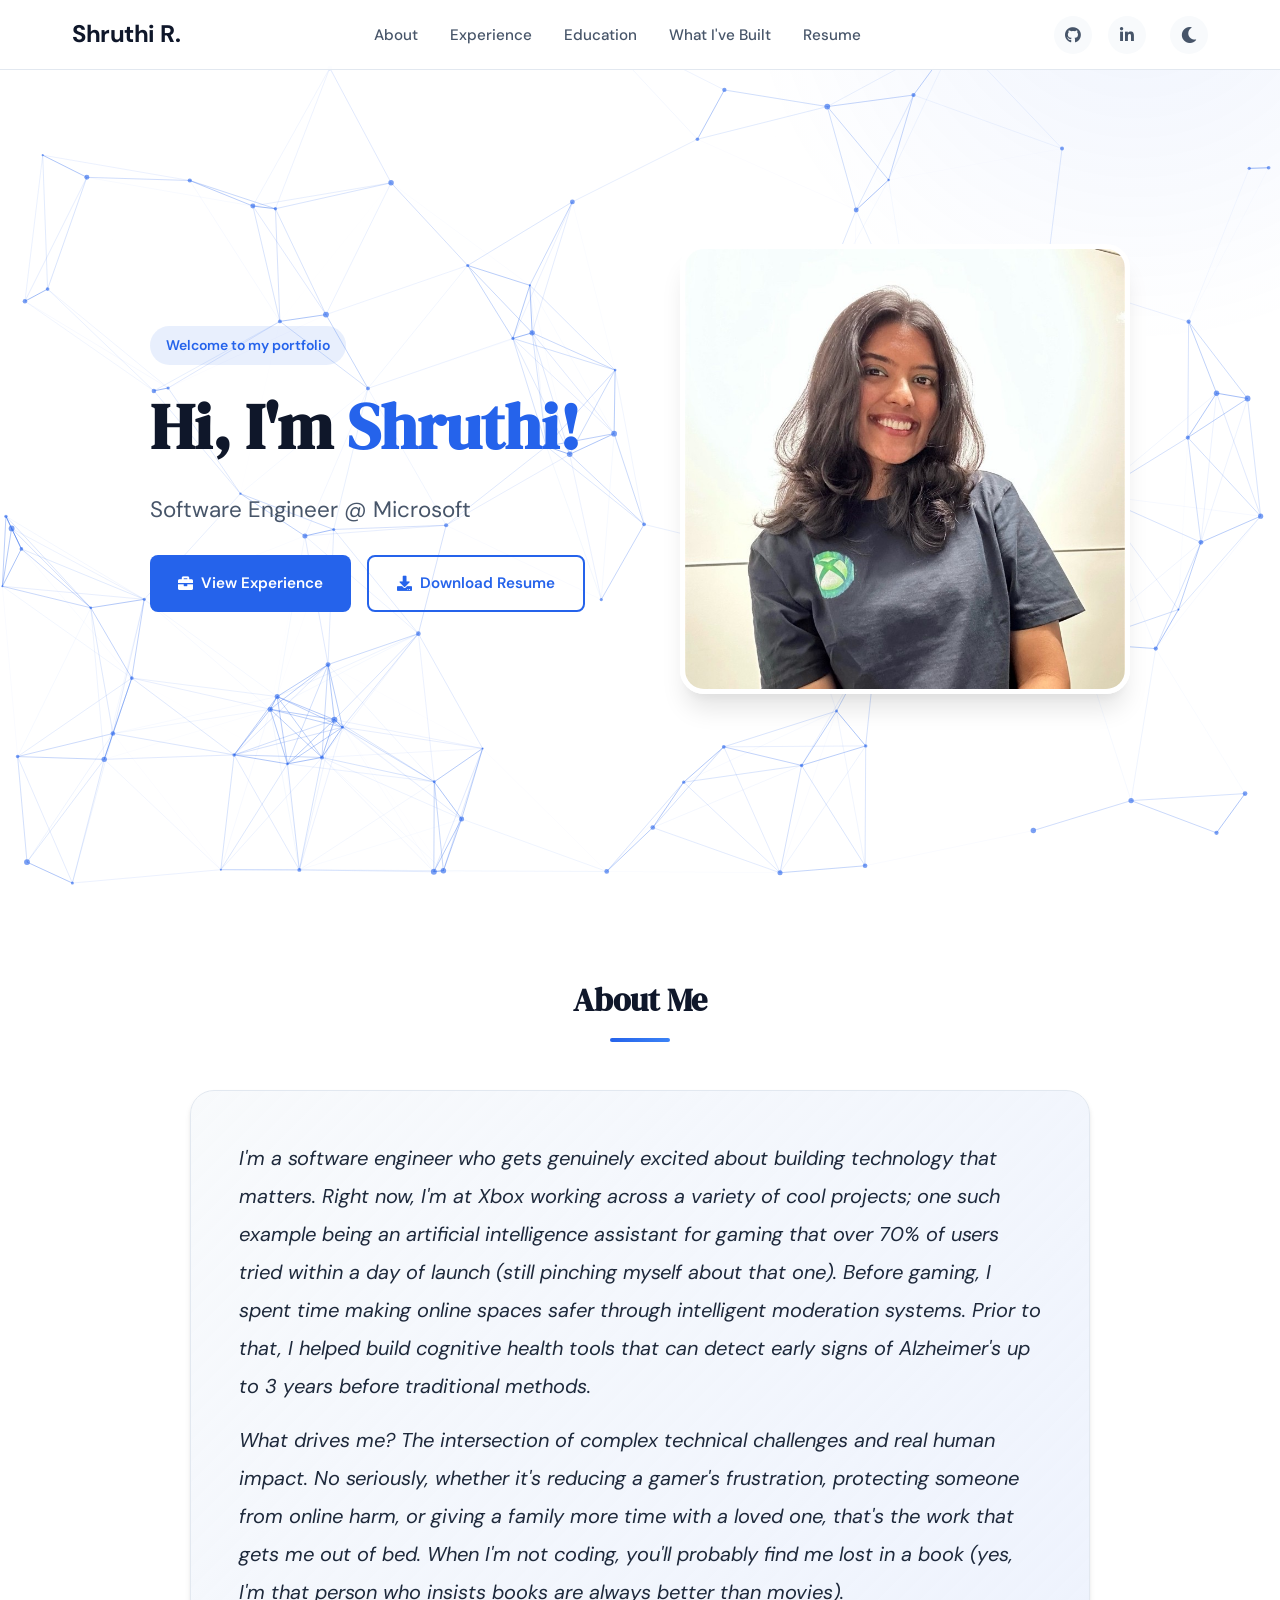
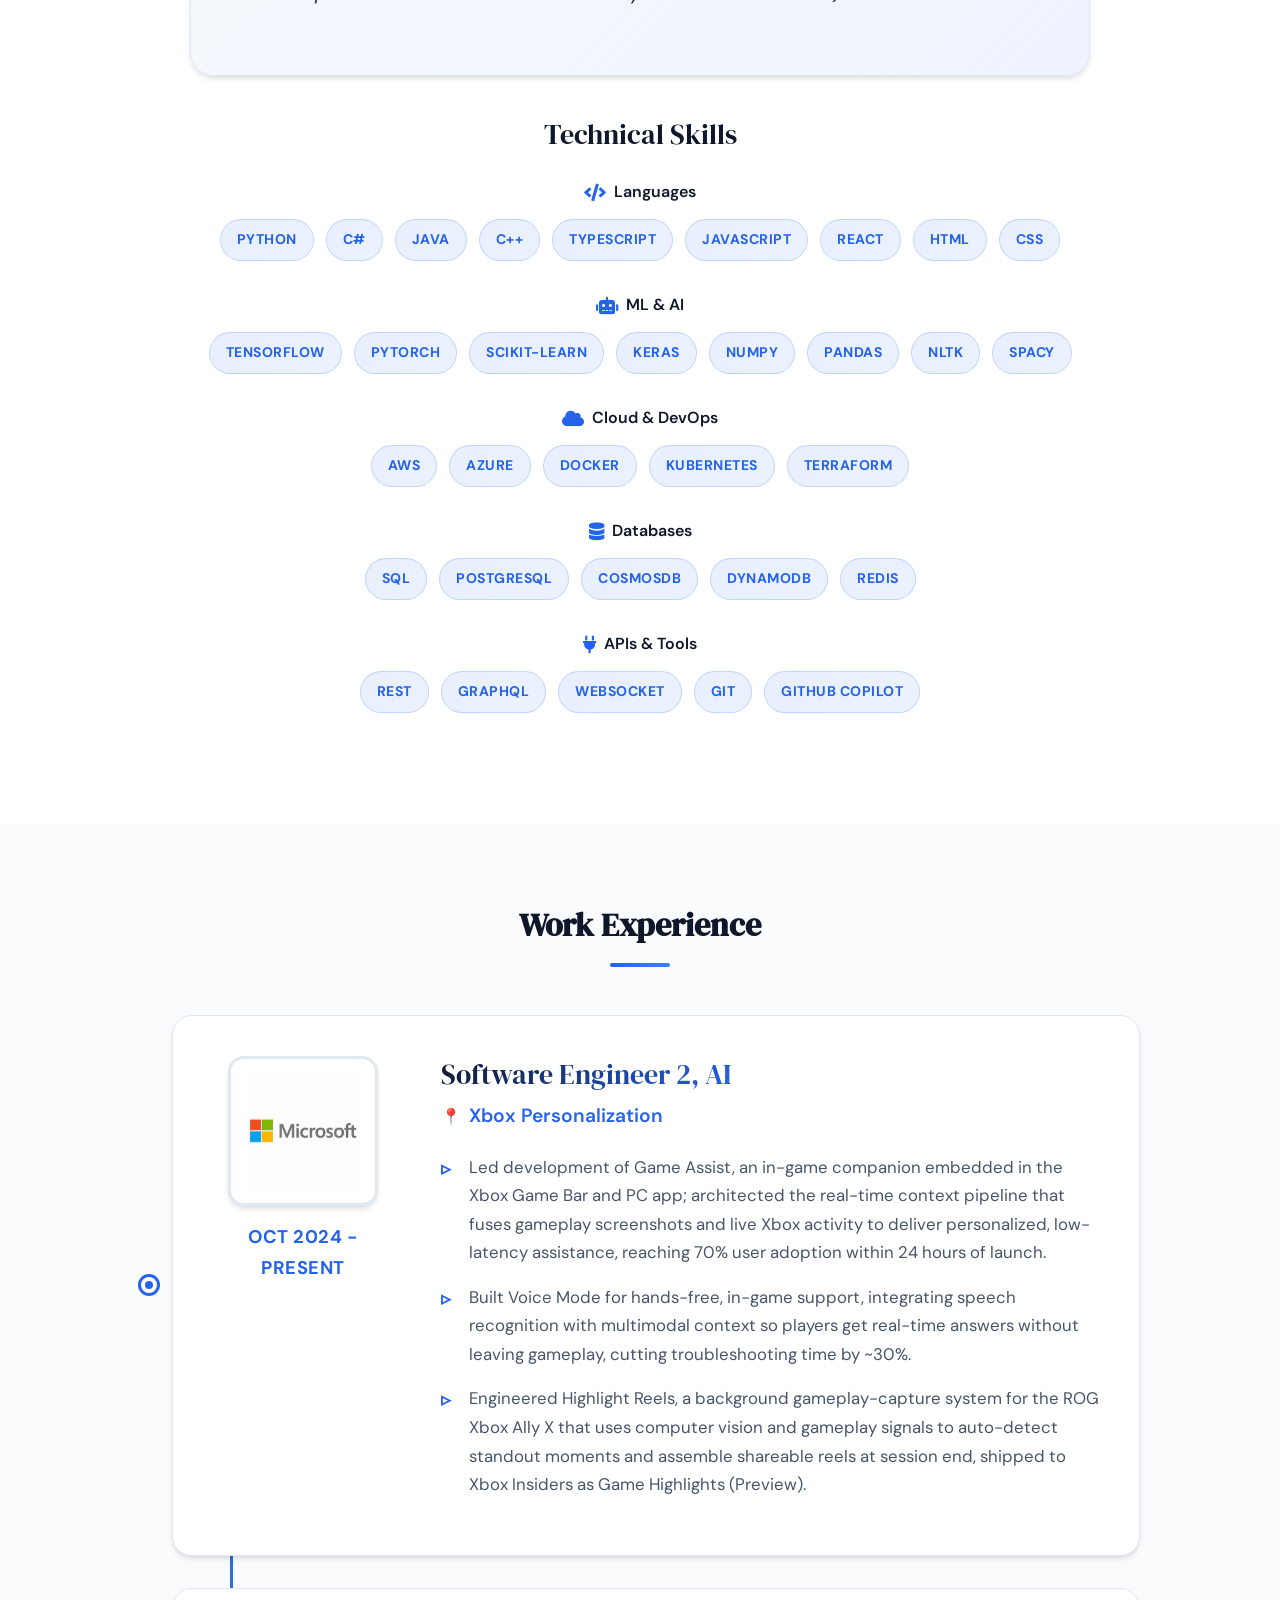
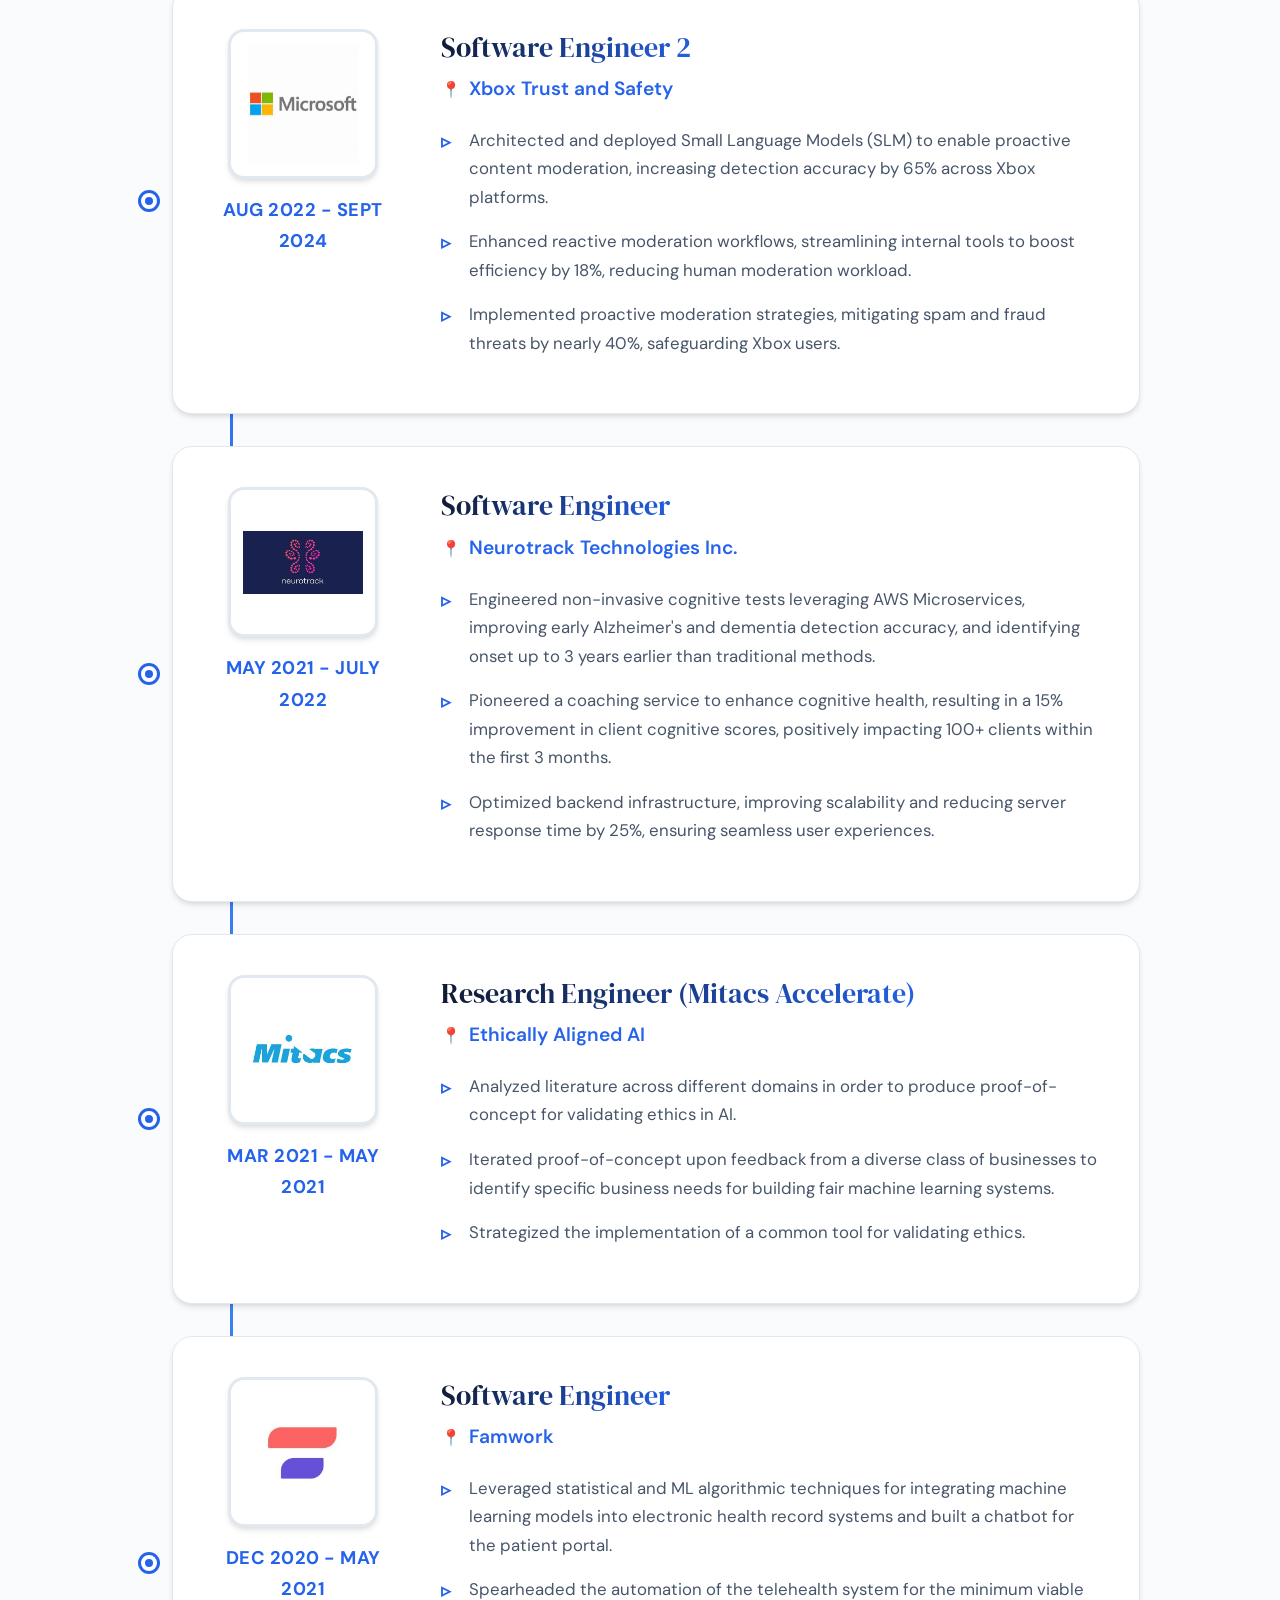
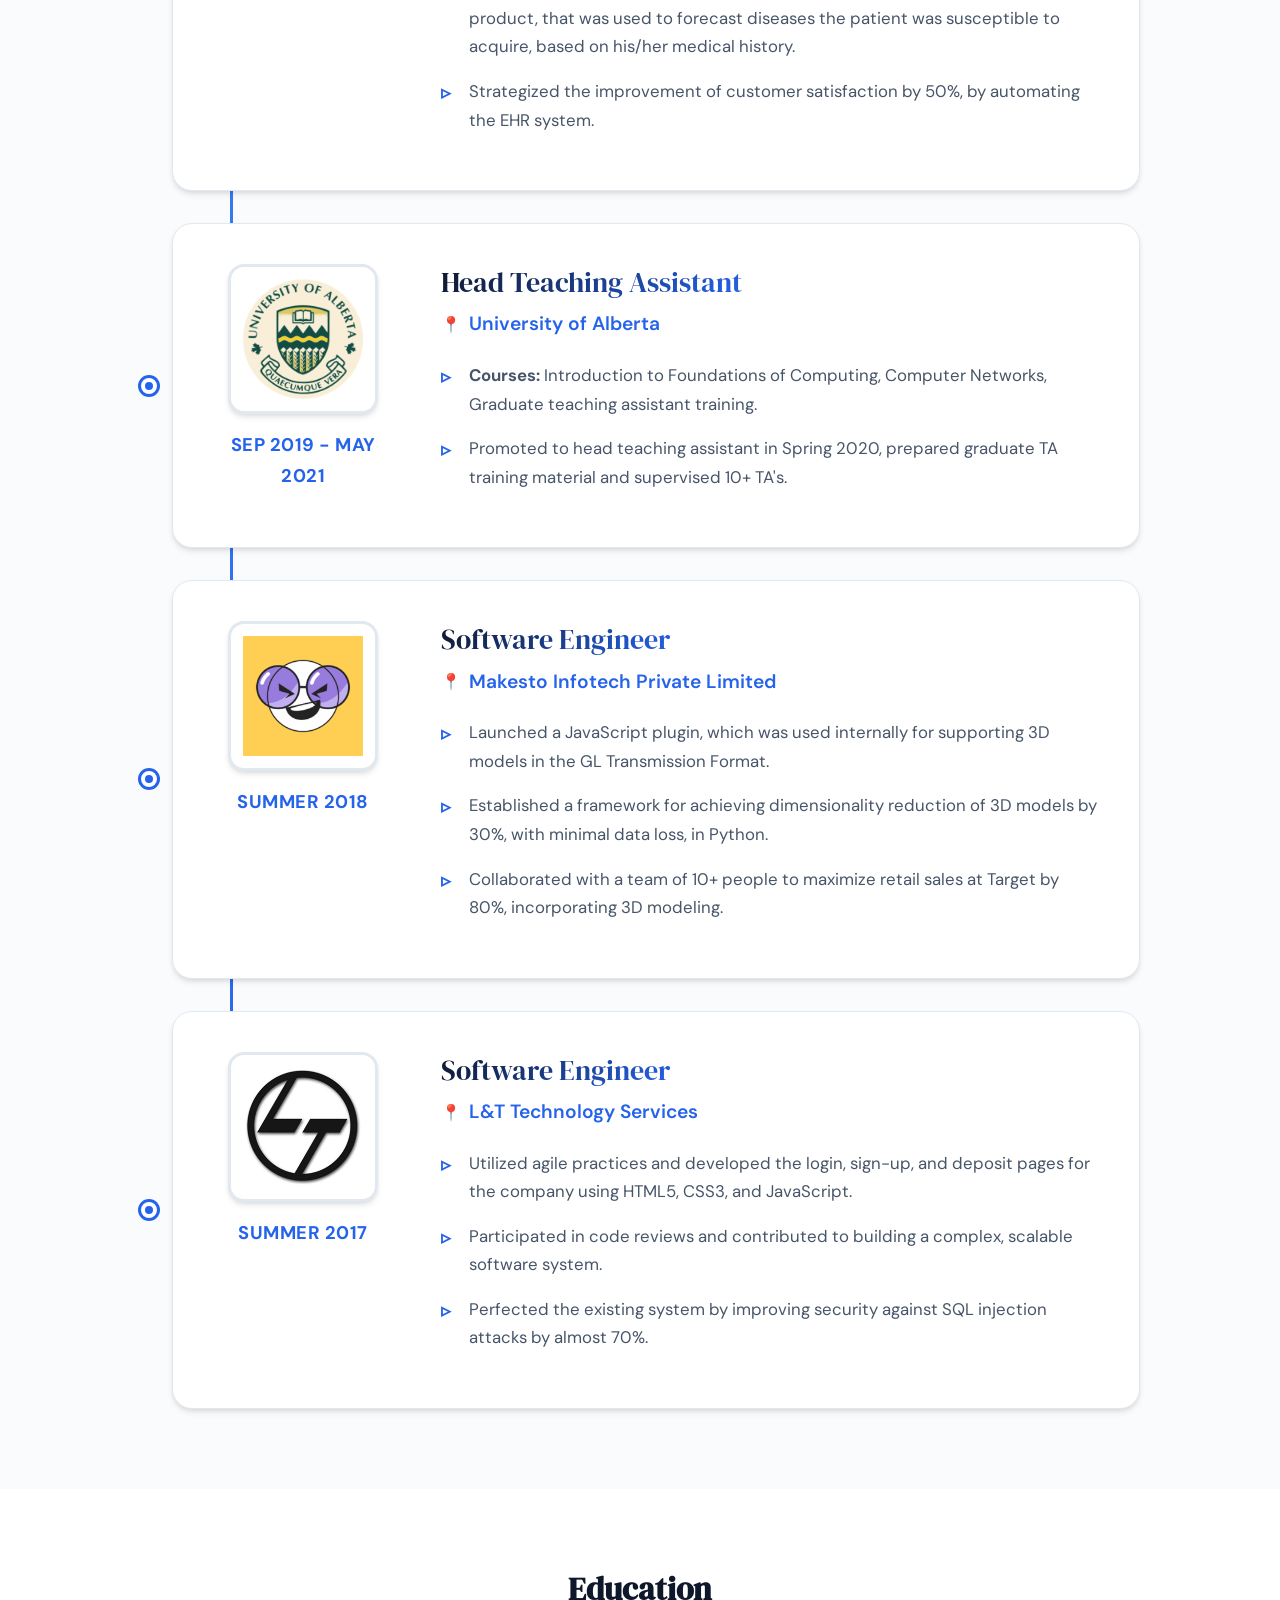
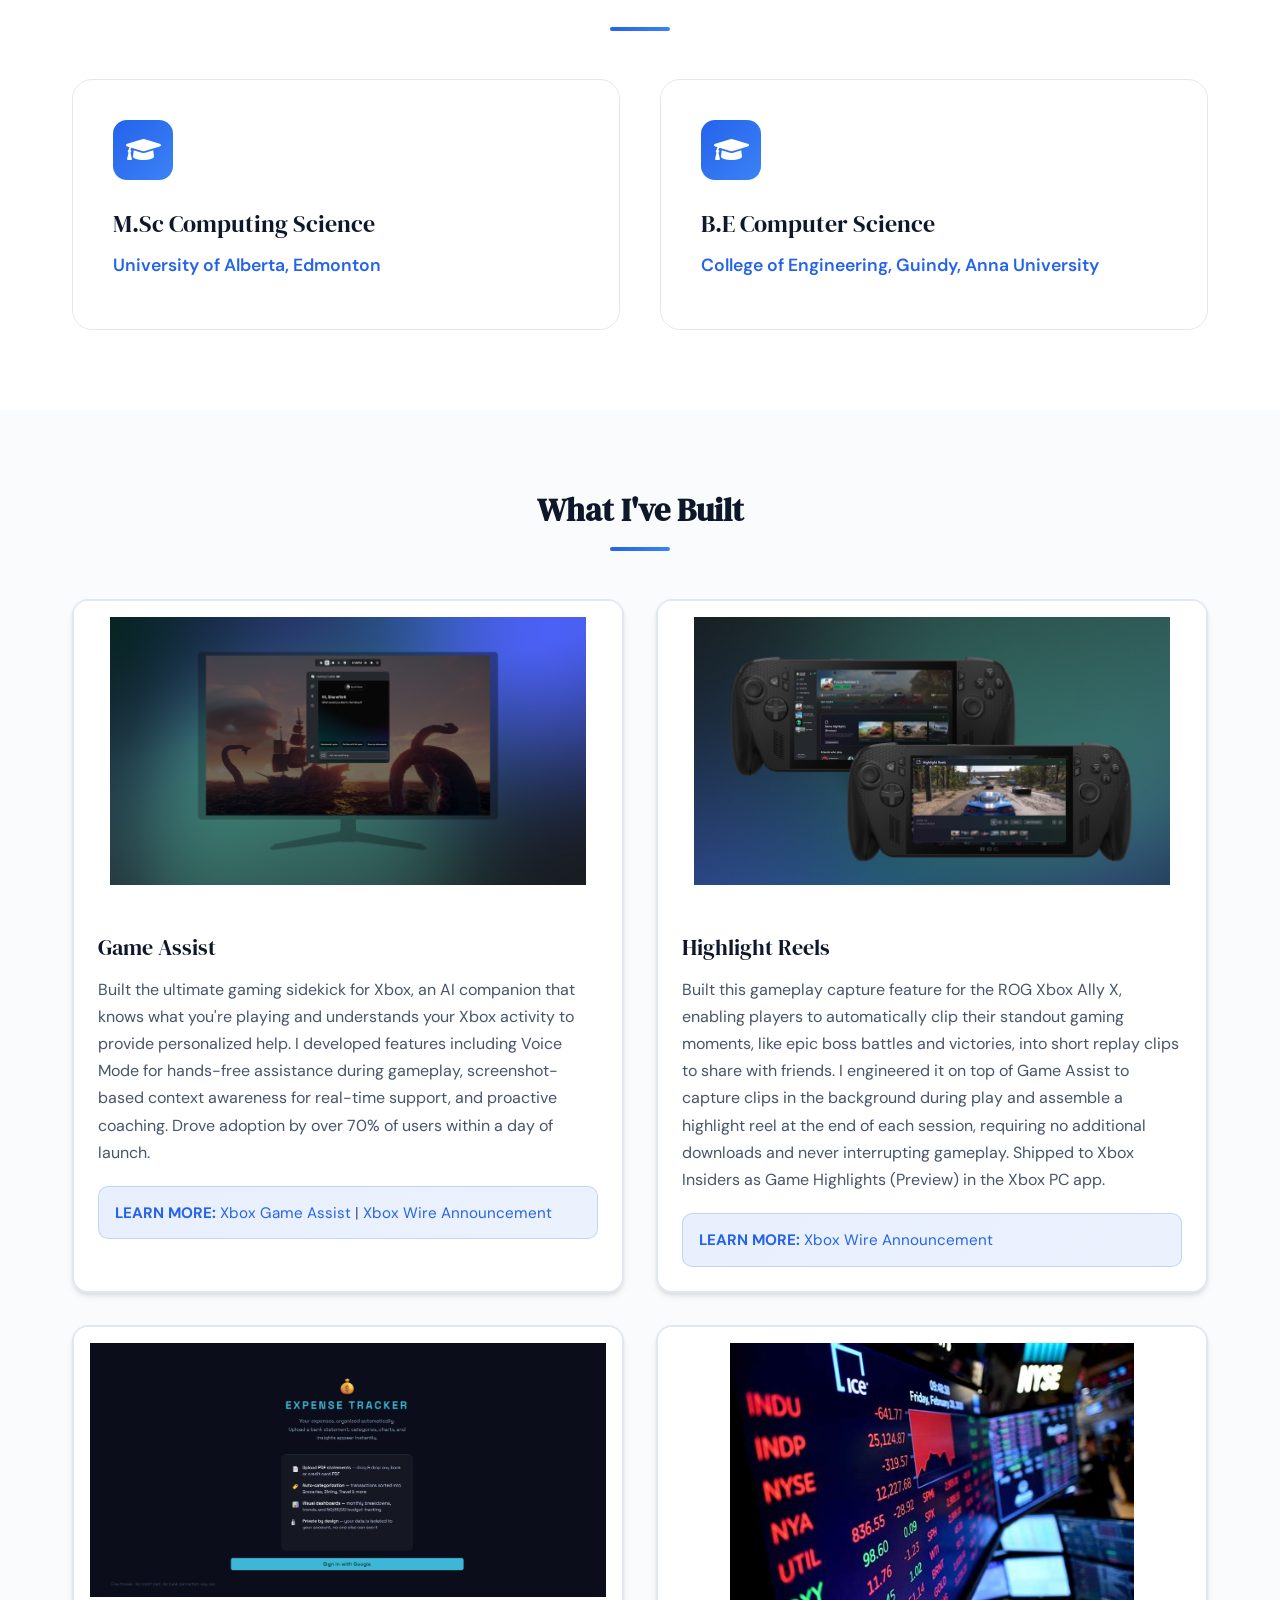
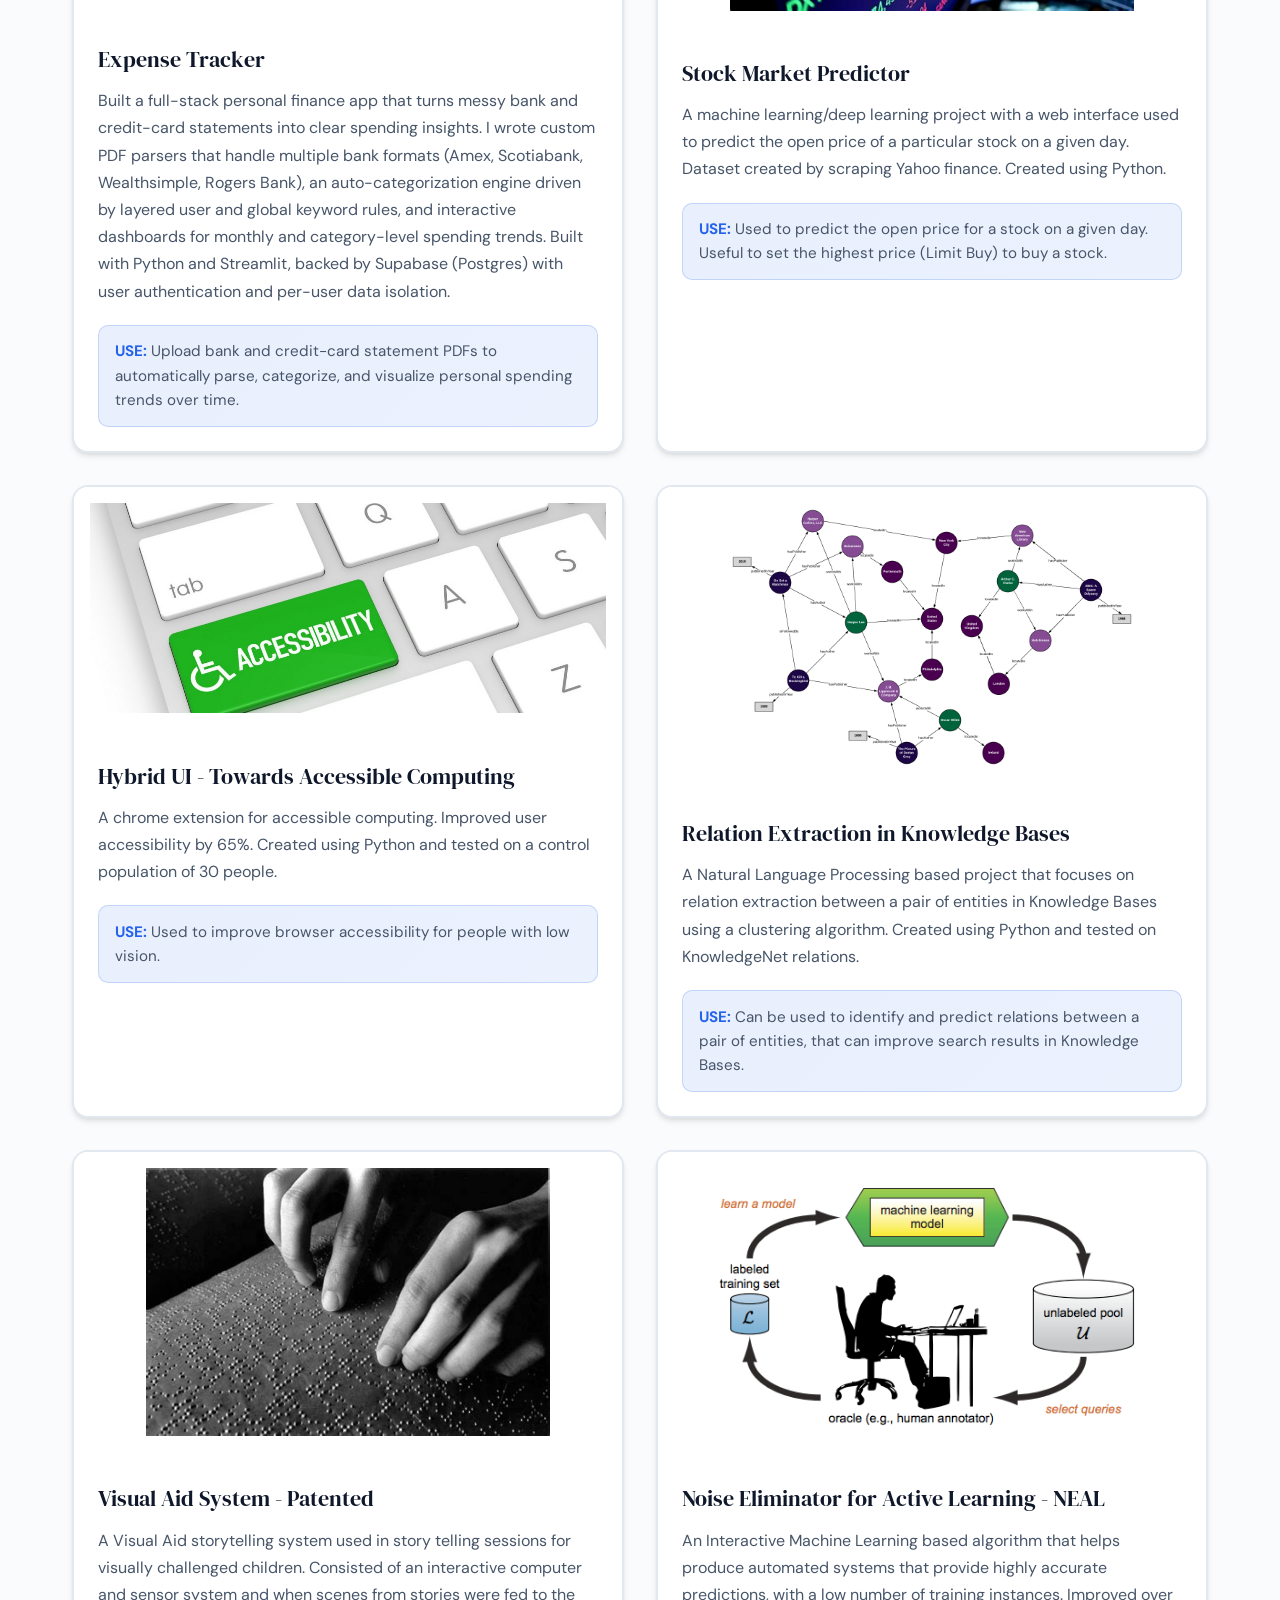
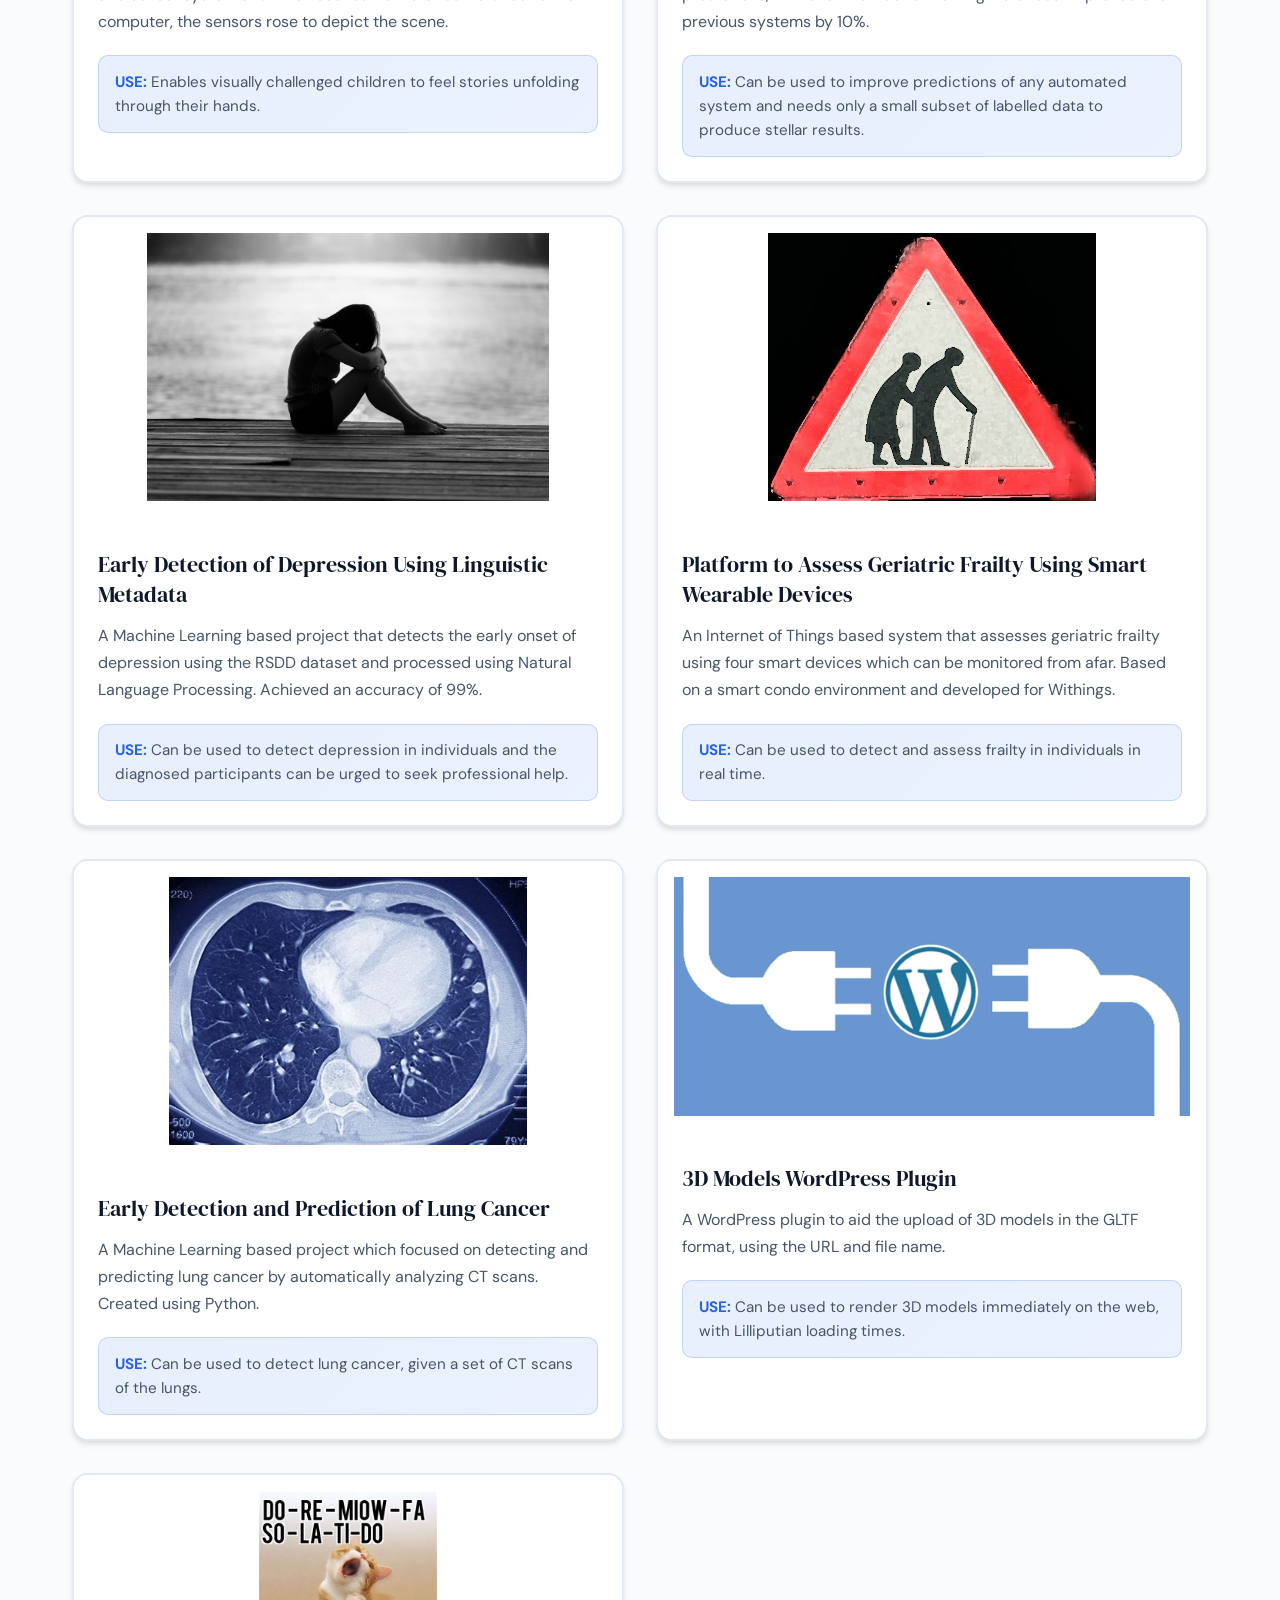
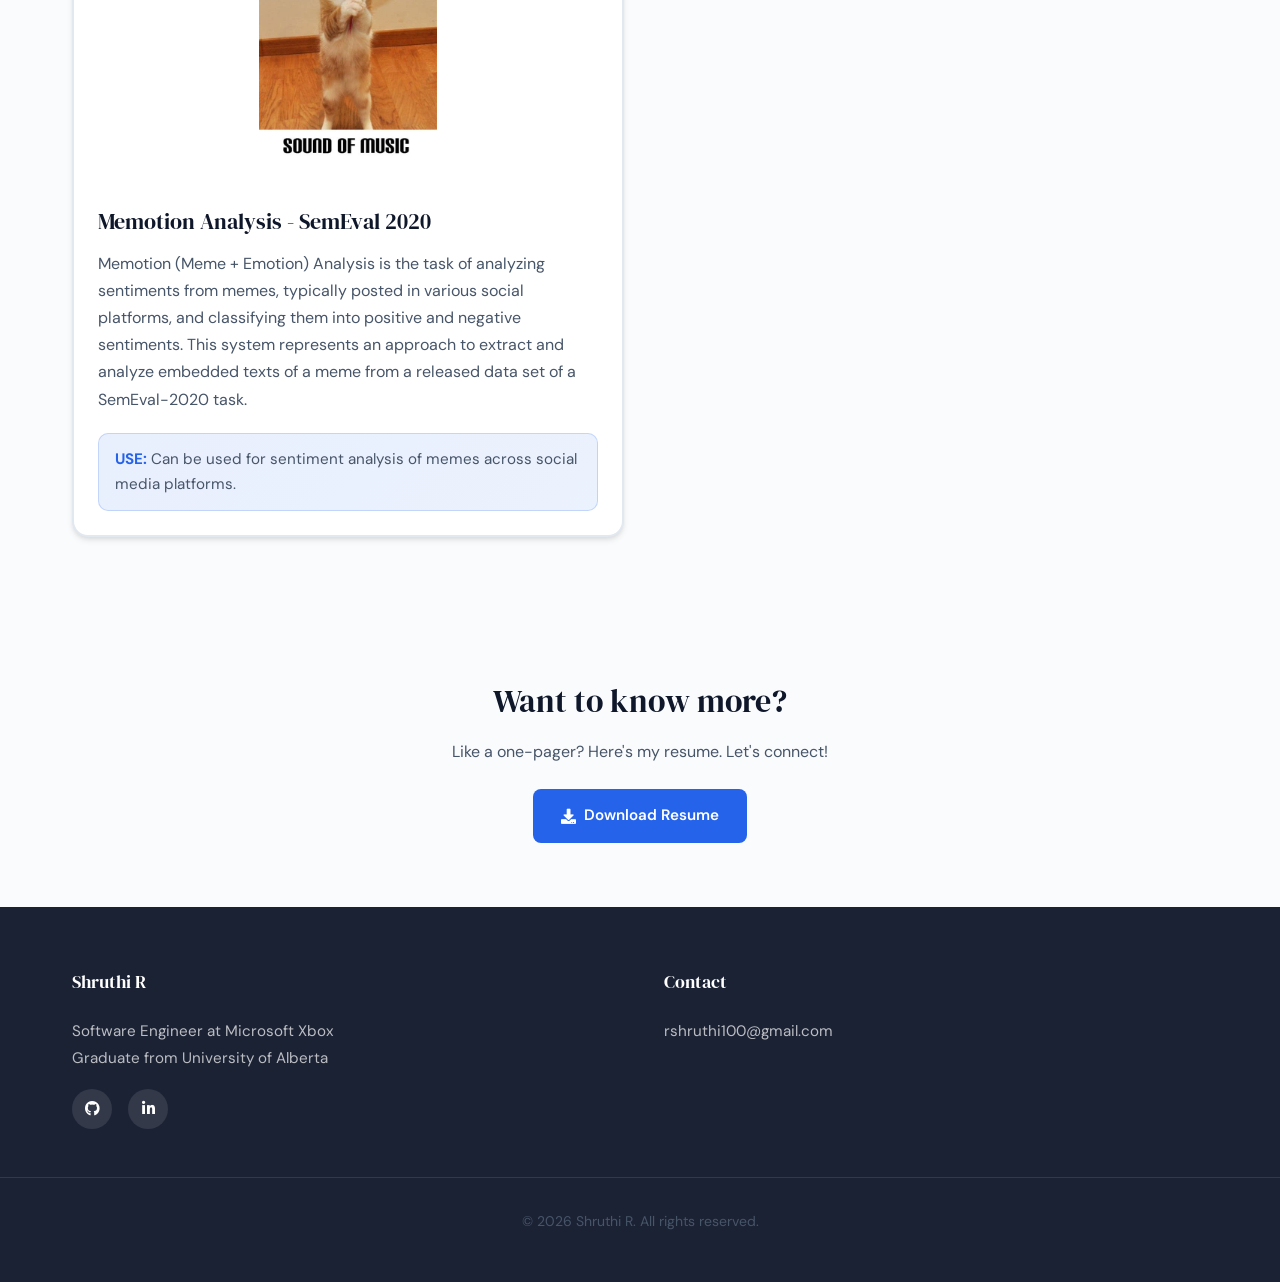
<file: index.html>
<!DOCTYPE HTML>
<html lang="en">
<head>
    <!-- Google Analytics -->
    <script async src="https://www.googletagmanager.com/gtag/js?id=G-V4GW9QPZR9"></script>
    <script>
        window.dataLayer = window.dataLayer || [];
        function gtag(){dataLayer.push(arguments);}
        gtag('js', new Date());
        gtag('config', 'G-V4GW9QPZR9');
    </script>
    
    <meta charset="utf-8">
    <meta name="viewport" content="width=device-width, initial-scale=1">
    <title>Shruthi R | Software Engineer</title>
    <meta name="description" content="Shruthi R - Software Engineer at Microsoft Xbox. Portfolio showcasing software engineering projects and experience.">
    
    <!-- Stylesheets -->
    <link rel="stylesheet" href="assets/css/professional.css">
    <link rel="stylesheet" href="assets/css/fontawesome-all.min.css">
</head>
<body>
    <!-- Navigation -->
    <nav class="navbar" id="navbar">
        <div class="nav-content">
            <a href="#" class="nav-logo">Shruthi R.</a>
            
            <ul class="nav-links" id="navLinks">
                <li><a href="#about" class="active">About</a></li>
                <li><a href="#experience">Experience</a></li>
                <li><a href="#education">Education</a></li>
                <li><a href="#projects">What I've Built</a></li>
                <li><a href="#resume">Resume</a></li>
            </ul>
            
            <div class="nav-social">
                <a href="https://github.com/shr100" target="_blank" aria-label="GitHub">
                    <i class="fab fa-github"></i>
                </a>
                <a href="https://www.linkedin.com/in/shr-r/" target="_blank" aria-label="LinkedIn">
                    <i class="fab fa-linkedin-in"></i>
                </a>
                <button class="theme-toggle" id="themeToggle" aria-label="Toggle dark mode">
                    <i class="fas fa-moon"></i>
                    <i class="fas fa-sun"></i>
                </button>
            </div>
            
            <div class="nav-toggle" id="navToggle">
                <span></span>
                <span></span>
                <span></span>
            </div>
        </div>
    </nav>

    <!-- Global Particle Background -->
    <canvas id="particleCanvas"></canvas>

    <!-- Hero Section -->
    <section class="hero" id="hero">
        <div class="hero-content">
            <div class="hero-text">
                <span class="hero-label">Welcome to my portfolio</span>
                <h1 class="hero-title">Hi, I'm <span>Shruthi!</span></h1>
                <p class="hero-subtitle">Software Engineer @ Microsoft</p>
                <div class="hero-buttons">
                    <a href="#experience" class="btn btn-primary">
                        <i class="fas fa-briefcase"></i> View Experience
                    </a>
                    <a href="files/resume.pdf" class="btn btn-outline" target="_blank">
                        <i class="fas fa-download"></i> Download Resume
                    </a>
                </div>
            </div>
            <div class="hero-image">
                <img src="images/prof.jpg" alt="Shruthi R - Software Engineer">
            </div>
        </div>
    </section>

    <!-- About Section -->
    <section class="section" id="about">
        <div class="container">
            <div class="section-title">
                <h2>About Me</h2>
            </div>
            <div class="about-content">
                <div class="about-intro">
                    <p>
                        I'm a software engineer who gets genuinely excited about building technology that matters. Right now, I'm at Xbox working across a variety of cool projects; one such example being an artificial intelligence assistant for gaming that over 70% of users tried within a day of launch (still pinching myself about that one). Before gaming, I spent time making online spaces safer through intelligent moderation systems. Prior to that, I helped build cognitive health tools that can detect early signs of Alzheimer's up to 3 years before traditional methods.
                    </p>
                    <p>
                        What drives me? The intersection of complex technical challenges and real human impact. No seriously, whether it's reducing a gamer's frustration, protecting someone from online harm, or giving a family more time with a loved one, that's the work that gets me out of bed. When I'm not coding, you'll probably find me lost in a book (yes, I'm that person who insists books are always better than movies).
                    </p>
                </div>

                <h3 style="text-align: center; margin-top: 2rem;">Technical Skills</h3>
                <div class="skills-container">
                    <div class="skill-category-tags">
                        <h4><i class="fas fa-code"></i> Languages</h4>
                        <div class="skill-tags">
                            <span class="skill-tag">Python</span>
                            <span class="skill-tag">C#</span>
                            <span class="skill-tag">Java</span>
                            <span class="skill-tag">C++</span>
                            <span class="skill-tag">TypeScript</span>
                            <span class="skill-tag">JavaScript</span>
                            <span class="skill-tag">React</span>
                            <span class="skill-tag">HTML</span>
                            <span class="skill-tag">CSS</span>
                        </div>
                    </div>
                    <div class="skill-category-tags">
                        <h4><i class="fas fa-robot"></i> ML & AI</h4>
                        <div class="skill-tags">
                            <span class="skill-tag">TensorFlow</span>
                            <span class="skill-tag">PyTorch</span>
                            <span class="skill-tag">Scikit-Learn</span>
                            <span class="skill-tag">Keras</span>
                            <span class="skill-tag">NumPy</span>
                            <span class="skill-tag">Pandas</span>
                            <span class="skill-tag">NLTK</span>
                            <span class="skill-tag">spaCy</span>
                        </div>
                    </div>
                    <div class="skill-category-tags">
                        <h4><i class="fas fa-cloud"></i> Cloud & DevOps</h4>
                        <div class="skill-tags">
                            <span class="skill-tag">AWS</span>
                            <span class="skill-tag">Azure</span>
                            <span class="skill-tag">Docker</span>
                            <span class="skill-tag">Kubernetes</span>
                            <span class="skill-tag">Terraform</span>
                        </div>
                    </div>
                    <div class="skill-category-tags">
                        <h4><i class="fas fa-database"></i> Databases</h4>
                        <div class="skill-tags">
                            <span class="skill-tag">SQL</span>
                            <span class="skill-tag">PostgreSQL</span>
                            <span class="skill-tag">CosmosDB</span>
                            <span class="skill-tag">DynamoDB</span>
                            <span class="skill-tag">Redis</span>
                        </div>
                    </div>
                    <div class="skill-category-tags">
                        <h4><i class="fas fa-plug"></i> APIs & Tools</h4>
                        <div class="skill-tags">
                            <span class="skill-tag">REST</span>
                            <span class="skill-tag">GraphQL</span>
                            <span class="skill-tag">WebSocket</span>
                            <span class="skill-tag">Git</span>
                            <span class="skill-tag">GitHub Copilot</span>
                        </div>
                    </div>
                </div>
            </div>
        </div>
    </section>

    <!-- Experience Section -->
    <section class="section section-alt" id="experience">
        <div class="container">
            <div class="section-title">
                <h2>Work Experience</h2>
            </div>
            <div class="experience-timeline">
                <!-- Microsoft Gaming AI -->
                <div class="experience-item">
                    <div class="experience-date">
                        <img src="images/microsoft.jpeg" alt="Microsoft" class="company-logo">
                        <span class="date">Oct 2024 - Present</span>
                    </div>
                    <div class="experience-content">
                        <h3>Software Engineer 2, AI</h3>
                        <p class="company">Xbox Personalization</p>
                        <ul>
                            <li>Led development of Game Assist, an in-game companion embedded in the Xbox Game Bar and PC app; architected the real-time context pipeline that fuses gameplay screenshots and live Xbox activity to deliver personalized, low-latency assistance, reaching 70% user adoption within 24 hours of launch.</li>
                            <li>Built Voice Mode for hands-free, in-game support, integrating speech recognition with multimodal context so players get real-time answers without leaving gameplay, cutting troubleshooting time by ~30%.</li>
                            <li>Engineered Highlight Reels, a background gameplay-capture system for the ROG Xbox Ally X that uses computer vision and gameplay signals to auto-detect standout moments and assemble shareable reels at session end, shipped to Xbox Insiders as Game Highlights (Preview).</li>
                        </ul>
                    </div>
                </div>

                <!-- Microsoft Trust and Safety -->
                <div class="experience-item">
                    <div class="experience-date">
                        <img src="images/microsoft.jpeg" alt="Microsoft" class="company-logo">
                        <span class="date">Aug 2022 - Sept 2024</span>
                    </div>
                    <div class="experience-content">
                        <h3>Software Engineer 2</h3>
                        <p class="company">Xbox Trust and Safety</p>
                        <ul>
                            <li>Architected and deployed Small Language Models (SLM) to enable proactive content moderation, increasing detection accuracy by 65% across Xbox platforms.</li>
                            <li>Enhanced reactive moderation workflows, streamlining internal tools to boost efficiency by 18%, reducing human moderation workload.</li>
                            <li>Implemented proactive moderation strategies, mitigating spam and fraud threats by nearly 40%, safeguarding Xbox users.</li>
                        </ul>
                    </div>
                </div>

                <!-- Neurotrack -->
                <div class="experience-item">
                    <div class="experience-date">
                        <img src="images/neurotrack.jpeg" alt="Neurotrack" class="company-logo">
                        <span class="date">May 2021 - July 2022</span>
                    </div>
                    <div class="experience-content">
                        <h3>Software Engineer</h3>
                        <p class="company">Neurotrack Technologies Inc.</p>
                        <ul>
                            <li>Engineered non-invasive cognitive tests leveraging AWS Microservices, improving early Alzheimer's and dementia detection accuracy, and identifying onset up to 3 years earlier than traditional methods.</li>
                            <li>Pioneered a coaching service to enhance cognitive health, resulting in a 15% improvement in client cognitive scores, positively impacting 100+ clients within the first 3 months.</li>
                            <li>Optimized backend infrastructure, improving scalability and reducing server response time by 25%, ensuring seamless user experiences.</li>
                        </ul>
                    </div>
                </div>

                <!-- Mitacs -->
                <div class="experience-item">
                    <div class="experience-date">
                        <img src="images/mitacs.jpeg" alt="Mitacs" class="company-logo">
                        <span class="date">Mar 2021 - May 2021</span>
                    </div>
                    <div class="experience-content">
                        <h3>Research Engineer (Mitacs Accelerate)</h3>
                        <p class="company">Ethically Aligned AI</p>
                        <ul>
                            <li>Analyzed literature across different domains in order to produce proof-of-concept for validating ethics in AI.</li>
                            <li>Iterated proof-of-concept upon feedback from a diverse class of businesses to identify specific business needs for building fair machine learning systems.</li>
                            <li>Strategized the implementation of a common tool for validating ethics.</li>
                        </ul>
                    </div>
                </div>

                <!-- Famwork -->
                <div class="experience-item">
                    <div class="experience-date">
                        <img src="images/famwork.jpeg" alt="Famwork" class="company-logo">
                        <span class="date">Dec 2020 - May 2021</span>
                    </div>
                    <div class="experience-content">
                        <h3>Software Engineer</h3>
                        <p class="company">Famwork</p>
                        <ul>
                            <li>Leveraged statistical and ML algorithmic techniques for integrating machine learning models into electronic health record systems and built a chatbot for the patient portal.</li>
                            <li>Spearheaded the automation of the telehealth system for the minimum viable product, that was used to forecast diseases the patient was susceptible to acquire, based on his/her medical history.</li>
                            <li>Strategized the improvement of customer satisfaction by 50%, by automating the EHR system.</li>
                        </ul>
                    </div>
                </div>

                <!-- University of Alberta -->
                <div class="experience-item">
                    <div class="experience-date">
                        <img src="images/ua.png" alt="University of Alberta" class="company-logo">
                        <span class="date">Sep 2019 - May 2021</span>
                    </div>
                    <div class="experience-content">
                        <h3>Head Teaching Assistant</h3>
                        <p class="company">University of Alberta</p>
                        <ul>
                            <li><strong>Courses:</strong> Introduction to Foundations of Computing, Computer Networks, Graduate teaching assistant training.</li>
                            <li>Promoted to head teaching assistant in Spring 2020, prepared graduate TA training material and supervised 10+ TA's.</li>
                        </ul>
                    </div>
                </div>

                <!-- Makesto -->
                <div class="experience-item">
                    <div class="experience-date">
                        <img src="images/maskup.png" alt="Makesto" class="company-logo">
                        <span class="date">Summer 2018</span>
                    </div>
                    <div class="experience-content">
                        <h3>Software Engineer</h3>
                        <p class="company">Makesto Infotech Private Limited</p>
                        <ul>
                            <li>Launched a JavaScript plugin, which was used internally for supporting 3D models in the GL Transmission Format.</li>
                            <li>Established a framework for achieving dimensionality reduction of 3D models by 30%, with minimal data loss, in Python.</li>
                            <li>Collaborated with a team of 10+ people to maximize retail sales at Target by 80%, incorporating 3D modeling.</li>
                        </ul>
                    </div>
                </div>

                <!-- L&T -->
                <div class="experience-item">
                    <div class="experience-date">
                        <img src="images/lt.jpeg" alt="L&T Technology Services" class="company-logo">
                        <span class="date">Summer 2017</span>
                    </div>
                    <div class="experience-content">
                        <h3>Software Engineer</h3>
                        <p class="company">L&T Technology Services</p>
                        <ul>
                            <li>Utilized agile practices and developed the login, sign-up, and deposit pages for the company using HTML5, CSS3, and JavaScript.</li>
                            <li>Participated in code reviews and contributed to building a complex, scalable software system.</li>
                            <li>Perfected the existing system by improving security against SQL injection attacks by almost 70%.</li>
                        </ul>
                    </div>
                </div>
            </div>
        </div>
    </section>

    <!-- Education Section -->
    <section class="section" id="education">
        <div class="container">
            <div class="section-title">
                <h2>Education</h2>
            </div>
            <div class="education-grid">
                <div class="education-card">
                    <div class="education-icon">
                        <i class="fas fa-graduation-cap"></i>
                    </div>
                    <h3>M.Sc Computing Science</h3>
                    <p class="school">University of Alberta, Edmonton</p>
                </div>
                <div class="education-card">
                    <div class="education-icon">
                        <i class="fas fa-graduation-cap"></i>
                    </div>
                    <h3>B.E Computer Science</h3>
                    <p class="school">College of Engineering, Guindy, Anna University</p>
                </div>
            </div>
        </div>
    </section>

    <!-- Projects Section -->
    <section class="section section-alt" id="projects">
        <div class="container">
            <div class="section-title">
                <h2>What I've Built</h2>
            </div>
            <div class="projects-grid">
                <!-- Game Assist -->
                <div class="project-card">
                    <img src="images/game-assist.jpg" alt="Game Assist" class="project-image">
                    <div class="project-content">
                        <h3>Game Assist</h3>
                        <p>Built the ultimate gaming sidekick for Xbox, an AI companion that knows what you're playing and understands your Xbox activity to provide personalized help. I developed features including Voice Mode for hands-free assistance during gameplay, screenshot-based context awareness for real-time support, and proactive coaching. Drove adoption by over 70% of users within a day of launch.</p>
                        <div class="project-use">
                            <strong>LEARN MORE:</strong>                             <a href="https://www.xbox.com/en-US/gaming-copilot" target="_blank">Xbox Game Assist</a> | <a href="https://news.xbox.com/en-us/2025/08/06/gaming-copilot-beta-begins-rolling-out-to-xbox-insiders-on-game-bar-today/" target="_blank">Xbox Wire Announcement</a>
                        </div>
                    </div>
                </div>

                                            <!-- Highlight Reels -->
                                            <div class="project-card">
                                                <img src="images/highlight-reels.jpg" alt="Highlight Reels" class="project-image">
                                                <div class="project-content">
                                                    <h3>Highlight Reels</h3>
                                                    <p>Built this gameplay capture feature for the ROG Xbox Ally X, enabling players to automatically clip their standout gaming moments, like epic boss battles and victories, into short replay clips to share with friends. I engineered it on top of Game Assist to capture clips in the background during play and assemble a highlight reel at the end of each session, requiring no additional downloads and never interrupting gameplay. Shipped to Xbox Insiders as Game Highlights (Preview) in the Xbox PC app.</p>
                                                    <div class="project-use">
                                                        <strong>LEARN MORE:</strong> <a href="https://news.xbox.com/en-us/2026/03/02/xbox-insiders-try-highlight-reels-on-the-rog-xbox-ally-x-starting-today/" target="_blank">Xbox Wire Announcement</a>
                                                    </div>
                                                </div>
                                            </div>

                                            <!-- Expense Tracker -->
                <div class="project-card">
                    <img src="images/expense.png" alt="Expense Tracker" class="project-image">
                    <div class="project-content">
                        <h3>Expense Tracker</h3>
                        <p>Built a full-stack personal finance app that turns messy bank and credit-card statements into clear spending insights. I wrote custom PDF parsers that handle multiple bank formats (Amex, Scotiabank, Wealthsimple, Rogers Bank), an auto-categorization engine driven by layered user and global keyword rules, and interactive dashboards for monthly and category-level spending trends. Built with Python and Streamlit, backed by Supabase (Postgres) with user authentication and per-user data isolation.</p>
                        <div class="project-use">
                            <strong>USE:</strong> Upload bank and credit-card statement PDFs to automatically parse, categorize, and visualize personal spending trends over time.
                        </div>
                    </div>
                </div>

                <!-- Stock Market Predictor -->
                <div class="project-card">
                    <img src="images/stock.jpeg" alt="Stock Market Predictor" class="project-image">
                    <div class="project-content">
                        <h3>Stock Market Predictor</h3>
                        <p>A machine learning/deep learning project with a web interface used to predict the open price of a particular stock on a given day. Dataset created by scraping Yahoo finance. Created using Python.</p>
                        <div class="project-use">
                            <strong>USE:</strong> Used to predict the open price for a stock on a given day. Useful to set the highest price (Limit Buy) to buy a stock.
                        </div>
                    </div>
                </div>

                <!-- Hybrid UI -->
                <div class="project-card">
                    <img src="images/accessible.jpeg" alt="Hybrid UI" class="project-image">
                    <div class="project-content">
                        <h3>Hybrid UI - Towards Accessible Computing</h3>
                        <p>A chrome extension for accessible computing. Improved user accessibility by 65%. Created using Python and tested on a control population of 30 people.</p>
                        <div class="project-use">
                            <strong>USE:</strong> Used to improve browser accessibility for people with low vision.
                        </div>
                    </div>
                </div>

                <!-- Knowledge Graphs -->
                <div class="project-card">
                    <img src="images/696_project.png" alt="Knowledge Graphs" class="project-image">
                    <div class="project-content">
                        <h3>Relation Extraction in Knowledge Bases</h3>
                        <p>A Natural Language Processing based project that focuses on relation extraction between a pair of entities in Knowledge Bases using a clustering algorithm. Created using Python and tested on KnowledgeNet relations.</p>
                        <div class="project-use">
                            <strong>USE:</strong> Can be used to identify and predict relations between a pair of entities, that can improve search results in Knowledge Bases.
                        </div>
                    </div>
                </div>

                <!-- Visual Aid System -->
                <div class="project-card">
                    <img src="images/braille.jpeg" alt="Visual Aid System" class="project-image">
                    <div class="project-content">
                        <h3>Visual Aid System - Patented</h3>
                        <p>A Visual Aid storytelling system used in story telling sessions for visually challenged children. Consisted of an interactive computer and sensor system and when scenes from stories were fed to the computer, the sensors rose to depict the scene.</p>
                        <div class="project-use">
                            <strong>USE:</strong> Enables visually challenged children to feel stories unfolding through their hands.
                        </div>
                    </div>
                </div>

                <!-- NEAL -->
                <div class="project-card">
                    <img src="images/al.png" alt="NEAL" class="project-image">
                    <div class="project-content">
                        <h3>Noise Eliminator for Active Learning - NEAL</h3>
                        <p>An Interactive Machine Learning based algorithm that helps produce automated systems that provide highly accurate predictions, with a low number of training instances. Improved over previous systems by 10%.</p>
                        <div class="project-use">
                            <strong>USE:</strong> Can be used to improve predictions of any automated system and needs only a small subset of labelled data to produce stellar results.
                        </div>
                    </div>
                </div>

                <!-- Depression Detection -->
                <div class="project-card">
                    <img src="images/depression.jpeg" alt="Depression Detection" class="project-image">
                    <div class="project-content">
                        <h3>Early Detection of Depression Using Linguistic Metadata</h3>
                        <p>A Machine Learning based project that detects the early onset of depression using the RSDD dataset and processed using Natural Language Processing. Achieved an accuracy of 99%.</p>
                        <div class="project-use">
                            <strong>USE:</strong> Can be used to detect depression in individuals and the diagnosed participants can be urged to seek professional help.
                        </div>
                    </div>
                </div>

                <!-- IoT Frailty -->
                <div class="project-card">
                    <img src="images/frail.jpeg" alt="IoT Frailty Assessment" class="project-image">
                    <div class="project-content">
                        <h3>Platform to Assess Geriatric Frailty Using Smart Wearable Devices</h3>
                        <p>An Internet of Things based system that assesses geriatric frailty using four smart devices which can be monitored from afar. Based on a smart condo environment and developed for Withings.</p>
                        <div class="project-use">
                            <strong>USE:</strong> Can be used to detect and assess frailty in individuals in real time.
                        </div>
                    </div>
                </div>

                <!-- Lung Cancer -->
                <div class="project-card">
                    <img src="images/lung_cancer.jpeg" alt="Lung Cancer Detection" class="project-image">
                    <div class="project-content">
                        <h3>Early Detection and Prediction of Lung Cancer</h3>
                        <p>A Machine Learning based project which focused on detecting and predicting lung cancer by automatically analyzing CT scans. Created using Python.</p>
                        <div class="project-use">
                            <strong>USE:</strong> Can be used to detect lung cancer, given a set of CT scans of the lungs.
                        </div>
                    </div>
                </div>

                <!-- WordPress Plugin -->
                <div class="project-card">
                    <img src="images/plugin.png" alt="WordPress Plugin" class="project-image">
                    <div class="project-content">
                        <h3>3D Models WordPress Plugin</h3>
                        <p>A WordPress plugin to aid the upload of 3D models in the GLTF format, using the URL and file name.</p>
                        <div class="project-use">
                            <strong>USE:</strong> Can be used to render 3D models immediately on the web, with Lilliputian loading times.
                        </div>
                    </div>
                </div>

                <!-- Memotion Analysis -->
                <div class="project-card">
                    <img src="images/meme.jpeg" alt="Memotion Analysis" class="project-image">
                    <div class="project-content">
                        <h3>Memotion Analysis - SemEval 2020</h3>
                        <p>Memotion (Meme + Emotion) Analysis is the task of analyzing sentiments from memes, typically posted in various social platforms, and classifying them into positive and negative sentiments. This system represents an approach to extract and analyze embedded texts of a meme from a released data set of a SemEval-2020 task.</p>
                        <div class="project-use">
                            <strong>USE:</strong> Can be used for sentiment analysis of memes across social media platforms.
                        </div>
                    </div>
                </div>
            </div>
        </div>
    </section>

    <!-- Resume Section -->
    <section class="resume-section" id="resume">
        <div class="container">
            <h2>Want to know more?</h2>
            <p>Like a one-pager? Here's my resume. Let's connect!</p>
            <a href="files/resume.pdf" class="btn btn-primary" target="_blank">
                <i class="fas fa-download"></i> Download Resume
            </a>
        </div>
    </section>

    <!-- Footer -->
    <footer class="footer">
        <div class="footer-content">
            <div class="footer-section">
                <h4>Shruthi R</h4>
                <p>Software Engineer at Microsoft Xbox<br>Graduate from University of Alberta</p>
                <div class="footer-social">
                    <a href="https://github.com/shr100" target="_blank" aria-label="GitHub">
                        <i class="fab fa-github"></i>
                    </a>
                    <a href="https://www.linkedin.com/in/shr-r/" target="_blank" aria-label="LinkedIn">
                        <i class="fab fa-linkedin-in"></i>
                    </a>
                </div>
            </div>
            <div class="footer-section">
                <h4>Contact</h4>
                <p>
                    <a href="mailto:rshruthi100@gmail.com">rshruthi100@gmail.com</a>
                </p>
            </div>
        </div>
        <div class="footer-bottom">
            <p>&copy; 2026 Shruthi R. All rights reserved.</p>
        </div>
    </footer>

    <!-- Scripts -->
    <script>
        // Navbar scroll effect
        window.addEventListener('scroll', function() {
            const navbar = document.getElementById('navbar');
            if (window.scrollY > 50) {
                navbar.classList.add('scrolled');
            } else {
                navbar.classList.remove('scrolled');
            }
        });

        // Mobile navigation toggle
        document.getElementById('navToggle').addEventListener('click', function() {
            document.getElementById('navLinks').classList.toggle('active');
        });

        // Smooth scroll for navigation links
        document.querySelectorAll('a[href^="#"]').forEach(anchor => {
            anchor.addEventListener('click', function(e) {
                e.preventDefault();
                const target = document.querySelector(this.getAttribute('href'));
                if (target) {
                    target.scrollIntoView({
                        behavior: 'smooth',
                        block: 'start'
                    });
                    // Close mobile menu if open
                    document.getElementById('navLinks').classList.remove('active');
                }
            });
        });

        // Active navigation link on scroll
        window.addEventListener('scroll', function() {
            const sections = document.querySelectorAll('section[id]');
            const navLinks = document.querySelectorAll('.nav-links a');
            
            let current = '';
            sections.forEach(section => {
                const sectionTop = section.offsetTop;
                const sectionHeight = section.clientHeight;
                if (scrollY >= sectionTop - 200) {
                    current = section.getAttribute('id');
                }
            });

            navLinks.forEach(link => {
                link.classList.remove('active');
                if (link.getAttribute('href') === '#' + current) {
                    link.classList.add('active');
                }
            });
        });

        // Theme Toggle
        const themeToggle = document.getElementById('themeToggle');
        const html = document.documentElement;
        
        // Check for saved theme preference or default to light
        const savedTheme = localStorage.getItem('theme') || 'light';
        html.setAttribute('data-theme', savedTheme);
        
        themeToggle.addEventListener('click', function() {
            const currentTheme = html.getAttribute('data-theme');
            const newTheme = currentTheme === 'dark' ? 'light' : 'dark';
            
            html.setAttribute('data-theme', newTheme);
            localStorage.setItem('theme', newTheme);
        });

        // Particle Animation - Full Page
        const canvas = document.getElementById('particleCanvas');
        const ctx = canvas.getContext('2d');
        
        function resizeCanvas() {
            canvas.width = window.innerWidth;
            canvas.height = window.innerHeight;
        }
        
        resizeCanvas();
        
        const particles = [];
        const particleCount = 100;
        const connectionDistance = 180;
        
        class Particle {
            constructor() {
                this.x = Math.random() * canvas.width;
                this.y = Math.random() * canvas.height;
                this.vx = (Math.random() - 0.5) * 0.5;
                this.vy = (Math.random() - 0.5) * 0.5;
                this.radius = Math.random() * 2 + 1;
            }
            
            update() {
                this.x += this.vx;
                this.y += this.vy;
                
                if (this.x < 0 || this.x > canvas.width) this.vx *= -1;
                if (this.y < 0 || this.y > canvas.height) this.vy *= -1;
            }
            
            draw() {
                const isDark = html.getAttribute('data-theme') === 'dark';
                ctx.beginPath();
                ctx.arc(this.x, this.y, this.radius, 0, Math.PI * 2);
                ctx.fillStyle = isDark 
                    ? 'rgba(96, 165, 250, 0.8)' 
                    : 'rgba(37, 99, 235, 0.6)';
                ctx.fill();
            }
        }
        
        // Initialize particles
        for (let i = 0; i < particleCount; i++) {
            particles.push(new Particle());
        }
        
        function drawConnections() {
            const isDark = html.getAttribute('data-theme') === 'dark';
            for (let i = 0; i < particles.length; i++) {
                for (let j = i + 1; j < particles.length; j++) {
                    const dx = particles[i].x - particles[j].x;
                    const dy = particles[i].y - particles[j].y;
                    const distance = Math.sqrt(dx * dx + dy * dy);
                    
                    if (distance < connectionDistance) {
                        ctx.beginPath();
                        ctx.moveTo(particles[i].x, particles[i].y);
                        ctx.lineTo(particles[j].x, particles[j].y);
                        const opacity = (1 - distance / connectionDistance) * 0.5;
                        ctx.strokeStyle = isDark 
                            ? `rgba(96, 165, 250, ${opacity})` 
                            : `rgba(37, 99, 235, ${opacity})`;
                        ctx.lineWidth = 1;
                        ctx.stroke();
                    }
                }
            }
        }
        
        function animate() {
            ctx.clearRect(0, 0, canvas.width, canvas.height);
            
            particles.forEach(particle => {
                particle.update();
                particle.draw();
            });
            
            drawConnections();
            requestAnimationFrame(animate);
        }
        
        animate();
        
        // Resize handler with debounce
        let resizeTimeout;
        window.addEventListener('resize', () => {
            clearTimeout(resizeTimeout);
            resizeTimeout = setTimeout(() => {
                resizeCanvas();
                // Redistribute particles on resize
                particles.forEach(particle => {
                    if (particle.x > canvas.width) particle.x = Math.random() * canvas.width;
                    if (particle.y > canvas.height) particle.y = Math.random() * canvas.height;
                });
            }, 100);
        });
        
        // Update canvas height when content changes (for dynamic content)
        const resizeObserver = new ResizeObserver(() => {
            resizeCanvas();
        });
        resizeObserver.observe(document.body);
    </script>
</body>
</html>
</file>
<file: assets/css/professional.css>
/* Professional Portfolio Stylesheet */
@import url('https://fonts.googleapis.com/css2?family=DM+Sans:wght@300;400;500;600;700&family=DM+Serif+Display&display=swap');

/* CSS Variables - Light Mode (default) */
:root {
    --primary-color: #2563eb;
    --primary-dark: #1d4ed8;
    --primary-light: #3b82f6;
    --secondary-color: #0f172a;
    --text-primary: #1e293b;
    --text-secondary: #475569;
    --text-light: #64748b;
    --background: #ffffff;
    --background-alt: #f8fafc;
    --background-card: #ffffff;
    --background-transparent: rgba(255, 255, 255, 0.7);
    --background-alt-transparent: rgba(248, 250, 252, 0.7);
    --border-color: #e2e8f0;
    --shadow-sm: 0 1px 2px 0 rgba(0, 0, 0, 0.05);
    --shadow-md: 0 4px 6px -1px rgba(0, 0, 0, 0.1), 0 2px 4px -1px rgba(0, 0, 0, 0.06);
    --shadow-lg: 0 10px 15px -3px rgba(0, 0, 0, 0.1), 0 4px 6px -2px rgba(0, 0, 0, 0.05);
    --shadow-xl: 0 20px 25px -5px rgba(0, 0, 0, 0.1), 0 10px 10px -5px rgba(0, 0, 0, 0.04);
    --transition: all 0.3s ease;
    --max-width: 1200px;
    --nav-height: 70px;
    --nav-bg: rgba(255, 255, 255, 0.95);
}

/* CSS Variables - Dark Mode */
[data-theme="dark"] {
    --primary-color: #3b82f6;
    --primary-dark: #2563eb;
    --primary-light: #60a5fa;
    --secondary-color: #f1f5f9;
    --text-primary: #e2e8f0;
    --text-secondary: #cbd5e1;
    --text-light: #94a3b8;
    --background: #0f172a;
    --background-alt: #1e293b;
    --background-card: #1e293b;
    --background-transparent: rgba(15, 23, 42, 0.7);
    --background-alt-transparent: rgba(30, 41, 59, 0.7);
    --border-color: #334155;
    --shadow-sm: 0 1px 2px 0 rgba(0, 0, 0, 0.3);
    --shadow-md: 0 4px 6px -1px rgba(0, 0, 0, 0.4), 0 2px 4px -1px rgba(0, 0, 0, 0.3);
    --shadow-lg: 0 10px 15px -3px rgba(0, 0, 0, 0.4), 0 4px 6px -2px rgba(0, 0, 0, 0.3);
    --shadow-xl: 0 20px 25px -5px rgba(0, 0, 0, 0.4), 0 10px 10px -5px rgba(0, 0, 0, 0.3);
    --nav-bg: rgba(15, 23, 42, 0.95);
}

/* Reset & Base */
*, *::before, *::after {
    margin: 0;
    padding: 0;
    box-sizing: border-box;
}

html {
    scroll-behavior: smooth;
    font-size: 16px;
    background-color: var(--background);
}

body {
    font-family: 'DM Sans', -apple-system, BlinkMacSystemFont, 'Segoe UI', Roboto, sans-serif;
    font-weight: 400;
    line-height: 1.7;
    color: var(--text-primary);
    background-color: transparent;
    -webkit-font-smoothing: antialiased;
    -moz-osx-font-smoothing: grayscale;
}

/* Typography */
h1, h2, h3, h4, h5, h6 {
    font-family: 'DM Serif Display', Georgia, serif;
    font-weight: 400;
    line-height: 1.3;
    color: var(--secondary-color);
    margin-bottom: 1rem;
}

h1 { font-size: 3rem; }
h2 { font-size: 2rem; }
h3 { font-size: 1.5rem; }
h4 { font-size: 1.25rem; }

p {
    margin-bottom: 1rem;
    color: var(--text-secondary);
}

a {
    color: var(--primary-color);
    text-decoration: none;
    transition: var(--transition);
}

a:hover {
    color: var(--primary-dark);
}

/* Utility Classes */
.container {
    max-width: var(--max-width);
    margin: 0 auto;
    padding: 0 2rem;
}

.section {
    padding: 5rem 0;
    position: relative;
    z-index: 1;
    background-color: var(--background-transparent);
}

.section-alt {
    background-color: var(--background-alt-transparent);
}

.section-title {
    text-align: center;
    margin-bottom: 3rem;
    position: relative;
}

.section-title h2 {
    font-size: 2rem;
    font-weight: 700;
    color: var(--secondary-color);
    margin-bottom: 0.5rem;
}

.section-title::after {
    content: '';
    display: block;
    width: 60px;
    height: 4px;
    background: linear-gradient(90deg, var(--primary-color), var(--primary-light));
    margin: 1rem auto 0;
    border-radius: 2px;
}

/* Navigation */
.navbar {
    position: fixed;
    top: 0;
    left: 0;
    right: 0;
    height: var(--nav-height);
    background: var(--nav-bg);
    backdrop-filter: blur(10px);
    border-bottom: 1px solid var(--border-color);
    z-index: 1000;
    transition: var(--transition);
}

.navbar.scrolled {
    box-shadow: var(--shadow-md);
}

.nav-content {
    max-width: var(--max-width);
    margin: 0 auto;
    padding: 0 2rem;
    height: 100%;
    display: flex;
    align-items: center;
    justify-content: space-between;
}

.nav-logo {
    font-size: 1.5rem;
    font-weight: 700;
    color: var(--secondary-color);
    letter-spacing: -0.5px;
}

.nav-logo span {
    color: var(--primary-color);
}

.nav-links {
    display: flex;
    align-items: center;
    gap: 2rem;
    list-style: none;
}

.nav-links a {
    font-size: 0.95rem;
    font-weight: 500;
    color: var(--text-secondary);
    padding: 0.5rem 0;
    position: relative;
}

.nav-links a::after {
    content: '';
    position: absolute;
    bottom: 0;
    left: 0;
    width: 0;
    height: 2px;
    background-color: var(--primary-color);
    transition: var(--transition);
}

.nav-links a:hover,
.nav-links a.active {
    color: var(--primary-color);
}

.nav-links a:hover::after,
.nav-links a.active::after {
    width: 100%;
}

.nav-social {
    display: flex;
    gap: 1rem;
}

.nav-social a {
    display: flex;
    align-items: center;
    justify-content: center;
    width: 38px;
    height: 38px;
    border-radius: 50%;
    background-color: var(--background-alt);
    color: var(--text-secondary);
    font-size: 1rem;
    transition: var(--transition);
}

.nav-social a:hover {
    background-color: var(--primary-color);
    color: white;
    transform: translateY(-2px);
}

/* Theme Toggle */
.theme-toggle {
    display: flex;
    align-items: center;
    justify-content: center;
    width: 38px;
    height: 38px;
    border-radius: 50%;
    background-color: var(--background-alt);
    color: var(--text-secondary);
    font-size: 1rem;
    cursor: pointer;
    border: none;
    transition: var(--transition);
    margin-left: 0.5rem;
}

.theme-toggle:hover {
    background-color: var(--primary-color);
    color: white;
    transform: translateY(-2px);
}

.theme-toggle .fa-sun {
    display: none;
}

.theme-toggle .fa-moon {
    display: block;
}

[data-theme="dark"] .theme-toggle .fa-sun {
    display: block;
}

[data-theme="dark"] .theme-toggle .fa-moon {
    display: none;
}

/* Mobile Navigation */
.nav-toggle {
    display: none;
    flex-direction: column;
    gap: 5px;
    cursor: pointer;
    padding: 5px;
}

.nav-toggle span {
    width: 25px;
    height: 2px;
    background-color: var(--secondary-color);
    transition: var(--transition);
}

/* Hero Section */
.hero {
    min-height: 100vh;
    display: flex;
    align-items: center;
    padding-top: calc(var(--nav-height) + 2rem);
    padding-bottom: 4rem;
    background: transparent;
    position: relative;
    overflow: hidden;
    z-index: 1;
}

#particleCanvas {
    position: fixed;
    top: 0;
    left: 0;
    width: 100vw;
    height: 100vh;
    pointer-events: none;
    z-index: 0;
}

.hero::before {
    content: '';
    position: absolute;
    top: -50%;
    right: -20%;
    width: 800px;
    height: 800px;
    background: radial-gradient(circle, rgba(37, 99, 235, 0.08) 0%, transparent 70%);
    border-radius: 50%;
}

.hero-content {
    display: grid;
    grid-template-columns: 1fr 1fr;
    gap: 5rem;
    align-items: center;
    max-width: var(--max-width);
    margin: 0 auto;
    padding: 2rem;
}

.hero-text {
    z-index: 1;
}

.hero-label {
    display: inline-block;
    padding: 0.5rem 1rem;
    background-color: rgba(37, 99, 235, 0.1);
    color: var(--primary-color);
    font-size: 0.875rem;
    font-weight: 600;
    border-radius: 50px;
    margin-bottom: 1.5rem;
}

.hero-title {
    font-size: 4rem;
    font-weight: 700;
    line-height: 1.2;
    margin-bottom: 1.5rem;
    color: var(--secondary-color);
}

.hero-title span {
    color: var(--primary-color);
}

.hero-subtitle {
    font-size: 1.4rem;
    color: var(--text-secondary);
    margin-bottom: 1.5rem;
    line-height: 1.8;
}

.hero-description {
    font-size: 1.15rem;
    color: var(--text-secondary);
    margin-bottom: 2.5rem;
    max-width: 520px;
}

.hero-buttons {
    display: flex;
    gap: 1rem;
    flex-wrap: wrap;
}

.hero-image {
    display: flex;
    justify-content: center;
    align-items: center;
    z-index: 1;
}

.hero-image img {
    width: 450px;
    height: 450px;
    object-fit: cover;
    border-radius: 24px;
    box-shadow: var(--shadow-xl);
    border: 5px solid white;
}

/* Buttons */
.btn {
    display: inline-flex;
    align-items: center;
    gap: 0.5rem;
    padding: 0.875rem 1.75rem;
    font-size: 0.95rem;
    font-weight: 600;
    border-radius: 8px;
    cursor: pointer;
    transition: var(--transition);
    border: none;
    text-decoration: none;
}

.btn-primary {
    background-color: var(--primary-color);
    color: white;
}

.btn-primary:hover {
    background-color: var(--primary-dark);
    color: white;
    transform: translateY(-2px);
    box-shadow: var(--shadow-lg);
}

.btn-outline {
    background-color: transparent;
    color: var(--primary-color);
    border: 2px solid var(--primary-color);
}

.btn-outline:hover {
    background-color: var(--primary-color);
    color: white;
    transform: translateY(-2px);
}

/* About Section */
.about-content {
    max-width: 900px;
    margin: 0 auto;
    text-align: center;
}

.about-content p {
    font-size: 1.2rem;
    line-height: 1.9;
    color: var(--text-secondary);
}

/* Option C: Highlighted Callout Box */
.about-intro {
    position: relative;
    padding: 3rem;
    margin-bottom: 2.5rem;
    background: linear-gradient(135deg, var(--background-alt) 0%, rgba(37, 99, 235, 0.08) 100%);
    border-radius: 24px;
    border: 1px solid var(--border-color);
    box-shadow: var(--shadow-md);
    text-align: left;
}

.about-intro p {
    font-style: italic;
    font-size: 1.25rem;
    color: var(--text-primary);
}

.about-content h3 {
    font-size: 1.75rem;
    color: var(--secondary-color);
    margin-bottom: 1.75rem;
}

.highlights-list {
    max-width: 900px;
    margin: 0 auto 2.5rem;
    list-style: none;
    padding: 0;
}

.highlights-list li {
    position: relative;
    padding-left: 2rem;
    margin-bottom: 1.25rem;
    font-size: 1.1rem;
    color: var(--text-secondary);
    line-height: 1.8;
}

.highlights-list li::before {
    content: '→';
    position: absolute;
    left: 0;
    color: var(--primary-color);
    font-weight: 600;
}

.highlights-list li strong {
    color: var(--primary-color);
}

.skills-grid {
    display: grid;
    grid-template-columns: repeat(auto-fit, minmax(220px, 1fr));
    gap: 1.5rem;
    max-width: 900px;
    margin: 0 auto;
}

.skill-category {
    background: var(--background-alt);
    padding: 1.5rem;
    border-radius: 12px;
    border: 1px solid var(--border-color);
    text-align: center;
    transition: var(--transition);
}

.skill-category:hover {
    box-shadow: var(--shadow-md);
    transform: translateY(-2px);
}

/* Animated Skill Tags */
.skills-container {
    max-width: 900px;
    margin: 0 auto;
}

.skill-category-tags {
    margin-bottom: 2rem;
    text-align: center;
}

.skill-category-tags h4 {
    font-size: 1rem;
    color: var(--secondary-color);
    margin-bottom: 1rem;
    font-family: 'DM Sans', sans-serif;
    font-weight: 600;
    display: inline-flex;
    align-items: center;
    gap: 0.5rem;
}

.skill-category-tags h4 i {
    color: var(--primary-color);
    font-size: 1.1rem;
}

.skill-tags {
    display: flex;
    flex-wrap: wrap;
    gap: 0.75rem;
    justify-content: center;
}

.skill-tag {
    display: inline-block;
    padding: 0.5rem 1rem;
    background: linear-gradient(135deg, rgba(37, 99, 235, 0.1) 0%, rgba(59, 130, 246, 0.1) 100%);
    color: var(--primary-color);
    font-size: 0.875rem;
    font-weight: 700;
    text-transform: uppercase;
    letter-spacing: 0.5px;
    border-radius: 50px;
    border: 1px solid rgba(37, 99, 235, 0.2);
    transition: all 0.3s ease;
    cursor: default;
}

.skill-tag:hover {
    background: var(--primary-color);
    color: white;
    transform: translateY(-3px);
    box-shadow: 0 4px 12px rgba(37, 99, 235, 0.3);
}

.skill-category h4 {
    font-size: 1rem;
    color: var(--primary-color);
    margin-bottom: 0.75rem;
    font-family: 'DM Sans', sans-serif;
    font-weight: 600;
    text-transform: uppercase;
    letter-spacing: 0.5px;
}

.skill-category p {
    font-size: 0.9rem;
    color: var(--text-secondary);
    margin: 0;
    line-height: 1.6;
}

/* Education Section */
.education-grid {
    display: grid;
    grid-template-columns: repeat(auto-fit, minmax(400px, 1fr));
    gap: 2.5rem;
}

.education-card {
    background: var(--background-card);
    border-radius: 20px;
    padding: 2.5rem;
    border: 1px solid var(--border-color);
    transition: var(--transition);
}

.education-card:hover {
    box-shadow: var(--shadow-lg);
    transform: translateY(-4px);
}

.education-icon {
    width: 60px;
    height: 60px;
    background: linear-gradient(135deg, var(--primary-color), var(--primary-light));
    border-radius: 14px;
    display: flex;
    align-items: center;
    justify-content: center;
    margin-bottom: 1.75rem;
}

.education-icon i {
    font-size: 1.75rem;
    color: white;
}

.education-card h3 {
    font-size: 1.5rem;
    margin-bottom: 0.75rem;
}

.education-card .school {
    color: var(--primary-color);
    font-weight: 600;
    font-size: 1.1rem;
    margin-bottom: 0.5rem;
}

.education-card .date {
    color: var(--text-light);
    font-size: 1rem;
    margin-bottom: 1.25rem;
}

.education-card .coursework {
    font-size: 1.05rem;
    color: var(--text-secondary);
    line-height: 1.7;
}

.education-card .coursework strong {
    color: var(--text-primary);
}

/* Experience Section */
.experience-timeline {
    position: relative;
    max-width: 1000px;
    margin: 0 auto;
    padding-left: 2rem;
}

/* Vertical timeline line */
.experience-timeline::before {
    content: '';
    position: absolute;
    left: 90px;
    top: 0;
    bottom: 0;
    width: 3px;
    background: linear-gradient(180deg, var(--primary-color) 0%, var(--primary-light) 50%, var(--primary-color) 100%);
    border-radius: 3px;
}

.experience-item {
    display: grid;
    grid-template-columns: 180px 1fr;
    gap: 3rem;
    padding: 2.5rem;
    margin-bottom: 2rem;
    background: var(--background-card);
    border-radius: 20px;
    border: 1px solid var(--border-color);
    box-shadow: var(--shadow-md);
    position: relative;
    transition: var(--transition);
}

.experience-item::before {
    content: '';
    position: absolute;
    left: -2rem;
    top: 50%;
    transform: translateY(-50%);
    width: 16px;
    height: 16px;
    background: var(--primary-color);
    border-radius: 50%;
    border: 4px solid var(--background);
    box-shadow: 0 0 0 3px var(--primary-color);
    z-index: 2;
}

.experience-item:hover {
    transform: translateX(10px);
    box-shadow: var(--shadow-xl);
    border-color: var(--primary-light);
}

.experience-item:last-child {
    margin-bottom: 0;
}

.experience-date {
    display: flex;
    flex-direction: column;
    align-items: center;
    text-align: center;
}

.experience-date .company-logo {
    margin-bottom: 1rem;
}

.experience-date .date {
    font-weight: 700;
    color: var(--primary-color);
    font-size: 1.15rem;
    text-transform: uppercase;
    letter-spacing: 0.5px;
}

.experience-content {
    position: relative;
}

.experience-content h3 {
    font-size: 1.75rem;
    margin-bottom: 0.5rem;
    color: var(--secondary-color);
    display: inline-block;
    background: linear-gradient(135deg, var(--secondary-color) 0%, var(--primary-color) 100%);
    -webkit-background-clip: text;
    -webkit-text-fill-color: transparent;
    background-clip: text;
}

.experience-content .company {
    color: var(--primary-color);
    font-weight: 600;
    font-size: 1.2rem;
    margin-bottom: 1.25rem;
    display: flex;
    align-items: center;
    gap: 0.5rem;
}

.experience-content .company::before {
    content: '📍';
    font-size: 1rem;
}

.experience-content ul {
    list-style: none;
}

.experience-content li {
    position: relative;
    padding-left: 1.75rem;
    margin-bottom: 1rem;
    color: var(--text-secondary);
    font-size: 1.05rem;
    line-height: 1.7;
}

.experience-content li::before {
    content: '▹';
    position: absolute;
    left: 0;
    top: 0;
    color: var(--primary-color);
    font-size: 1.2rem;
    font-weight: bold;
}

.company-logo {
    width: 150px;
    height: 150px;
    object-fit: contain;
    border-radius: 16px;
    margin-bottom: 1.5rem;
    border: 3px solid var(--border-color);
    padding: 12px;
    background: white;
    box-shadow: var(--shadow-md);
    transition: var(--transition);
}

.company-logo:hover {
    transform: scale(1.05);
    box-shadow: var(--shadow-lg);
}

/* Projects Section */
.projects-grid {
    display: grid !important;
    grid-template-columns: repeat(2, 1fr) !important;
    gap: 2rem;
    max-width: 1200px;
    margin: 0 auto;
}

.project-card {
    background: var(--background-card);
    border-radius: 16px;
    overflow: hidden;
    border: 2px solid var(--border-color);
    transition: var(--transition);
    box-shadow: var(--shadow-md);
}

.project-card:hover {
    box-shadow: var(--shadow-xl);
    transform: translateY(-6px);
    border-color: var(--primary-light);
}

.project-image {
    width: 100%;
    height: auto;
    max-height: 300px;
    object-fit: contain;
    background-color: white;
    padding: 1rem;
}

.project-content {
    padding: 1.5rem;
}

.project-content h3 {
    font-size: 1.35rem;
    margin-bottom: 0.75rem;
    line-height: 1.4;
    color: var(--secondary-color);
}

.project-content p {
    font-size: 1rem;
    color: var(--text-secondary);
    margin-bottom: 1.25rem;
    line-height: 1.7;
}

.project-use {
    background: linear-gradient(135deg, rgba(37, 99, 235, 0.1) 0%, rgba(59, 130, 246, 0.1) 100%);
    padding: 0.85rem 1rem;
    border-radius: 10px;
    font-size: 0.95rem;
    color: var(--text-secondary);
    border: 1px solid rgba(37, 99, 235, 0.2);
    line-height: 1.6;
}

.project-use strong {
    color: var(--primary-color);
    font-weight: 700;
}

/* Teaching Section */
.teaching-content {
    display: grid;
    grid-template-columns: repeat(auto-fit, minmax(300px, 1fr));
    gap: 2rem;
}

.teaching-card {
    background: var(--background-card);
    border-radius: 16px;
    padding: 2rem;
    border: 1px solid var(--border-color);
}

.teaching-card h3 {
    font-size: 1.1rem;
    margin-bottom: 1rem;
    color: var(--primary-color);
}

.teaching-card ul,
.teaching-card ol {
    padding-left: 1.25rem;
}

.teaching-card li {
    margin-bottom: 0.5rem;
    color: var(--text-secondary);
    font-size: 0.95rem;
}

/* Part-time Section */
.parttime-grid {
    display: grid;
    grid-template-columns: repeat(auto-fit, minmax(350px, 1fr));
    gap: 2rem;
    margin-bottom: 2rem;
}

.parttime-card {
    background: var(--background-card);
    border-radius: 16px;
    padding: 2rem;
    border: 1px solid var(--border-color);
    transition: var(--transition);
}

.parttime-card:hover {
    box-shadow: var(--shadow-md);
}

.parttime-card .date {
    color: var(--primary-color);
    font-weight: 600;
    font-size: 0.875rem;
    margin-bottom: 0.5rem;
}

.parttime-card h3 {
    font-size: 1.1rem;
    margin-bottom: 1rem;
}

.parttime-card img {
    width: 100%;
    height: 150px;
    object-fit: contain;
    border-radius: 8px;
    margin-bottom: 1rem;
    background: var(--background-alt);
    padding: 1rem;
}

.parttime-card p {
    font-size: 0.9rem;
    color: var(--text-secondary);
}

.special-note {
    background: linear-gradient(135deg, var(--primary-color), var(--primary-dark));
    border-radius: 16px;
    padding: 2rem;
    text-align: center;
    color: white;
}

.special-note h3 {
    color: white;
    margin-bottom: 1rem;
}

.special-note p {
    color: rgba(255, 255, 255, 0.9);
    font-style: italic;
    max-width: 700px;
    margin: 0 auto;
}

/* Resume Section */
.resume-section {
    text-align: center;
    padding: 4rem 2rem;
    background: var(--background-alt-transparent);
    position: relative;
    z-index: 1;
}

.resume-section h2 {
    margin-bottom: 1rem;
}

.resume-section p {
    margin-bottom: 1.5rem;
    color: var(--text-secondary);
}

/* Footer */
.footer {
    background-color: rgba(15, 23, 42, 0.95);
    color: white;
    padding: 4rem 0 2rem;
    position: relative;
    z-index: 1;
}

.footer-content {
    display: grid;
    grid-template-columns: repeat(auto-fit, minmax(250px, 1fr));
    gap: 3rem;
    max-width: var(--max-width);
    margin: 0 auto;
    padding: 0 2rem;
}

.footer-section h4 {
    color: white;
    font-size: 1.1rem;
    margin-bottom: 1.5rem;
}

.footer-section p,
.footer-section a {
    color: rgba(255, 255, 255, 0.7);
    font-size: 0.95rem;
    line-height: 1.8;
}

.footer-section a:hover {
    color: white;
}

.footer-social {
    display: flex;
    gap: 1rem;
    margin-top: 1rem;
}

.footer-social a {
    display: flex;
    align-items: center;
    justify-content: center;
    width: 40px;
    height: 40px;
    border-radius: 50%;
    background: rgba(255, 255, 255, 0.1);
    color: white;
    transition: var(--transition);
}

.footer-social a:hover {
    background: var(--primary-color);
    transform: translateY(-3px);
}

.footer-bottom {
    border-top: 1px solid rgba(255, 255, 255, 0.1);
    margin-top: 3rem;
    padding-top: 2rem;
    text-align: center;
    color: rgba(255, 255, 255, 0.5);
    font-size: 0.875rem;
}

/* Responsive Design */
@media (max-width: 1024px) {
    .hero-content {
        grid-template-columns: 1fr;
        text-align: center;
    }

    .hero-image {
        order: -1;
    }

    .hero-image img {
        width: 300px;
        height: 300px;
    }

    .hero-description {
        max-width: 100%;
    }

    .hero-buttons {
        justify-content: center;
    }
}

@media (max-width: 768px) {
    html {
        font-size: 14px;
    }

    .nav-links {
        display: none;
        position: absolute;
        top: var(--nav-height);
        left: 0;
        right: 0;
        background: white;
        flex-direction: column;
        padding: 1rem 2rem;
        border-bottom: 1px solid var(--border-color);
        box-shadow: var(--shadow-md);
    }

    .nav-links.active {
        display: flex;
    }

    .nav-toggle {
        display: flex;
    }

    .nav-social {
        display: none;
    }

    .hero-title {
        font-size: 2.5rem;
    }

    .section {
        padding: 3rem 0;
    }

    .experience-item {
        grid-template-columns: 1fr;
        gap: 0.5rem;
    }

    .experience-date {
        text-align: left;
    }

    .projects-grid,
    .education-grid {
        grid-template-columns: 1fr;
    }
}

@media (max-width: 480px) {
    .container {
        padding: 0 1rem;
    }

    .hero-title {
        font-size: 2rem;
    }

    .hero-image img {
        width: 250px;
        height: 250px;
    }

    .btn {
        padding: 0.75rem 1.25rem;
        font-size: 0.875rem;
    }
}

/* Animations */
@keyframes fadeInUp {
    from {
        opacity: 0;
        transform: translateY(30px);
    }
    to {
        opacity: 1;
        transform: translateY(0);
    }
}

.animate-fadeInUp {
    animation: fadeInUp 0.6s ease forwards;
}

/* Smooth Scroll Padding */
section[id] {
    scroll-margin-top: calc(var(--nav-height) + 2rem);
}
</file>
